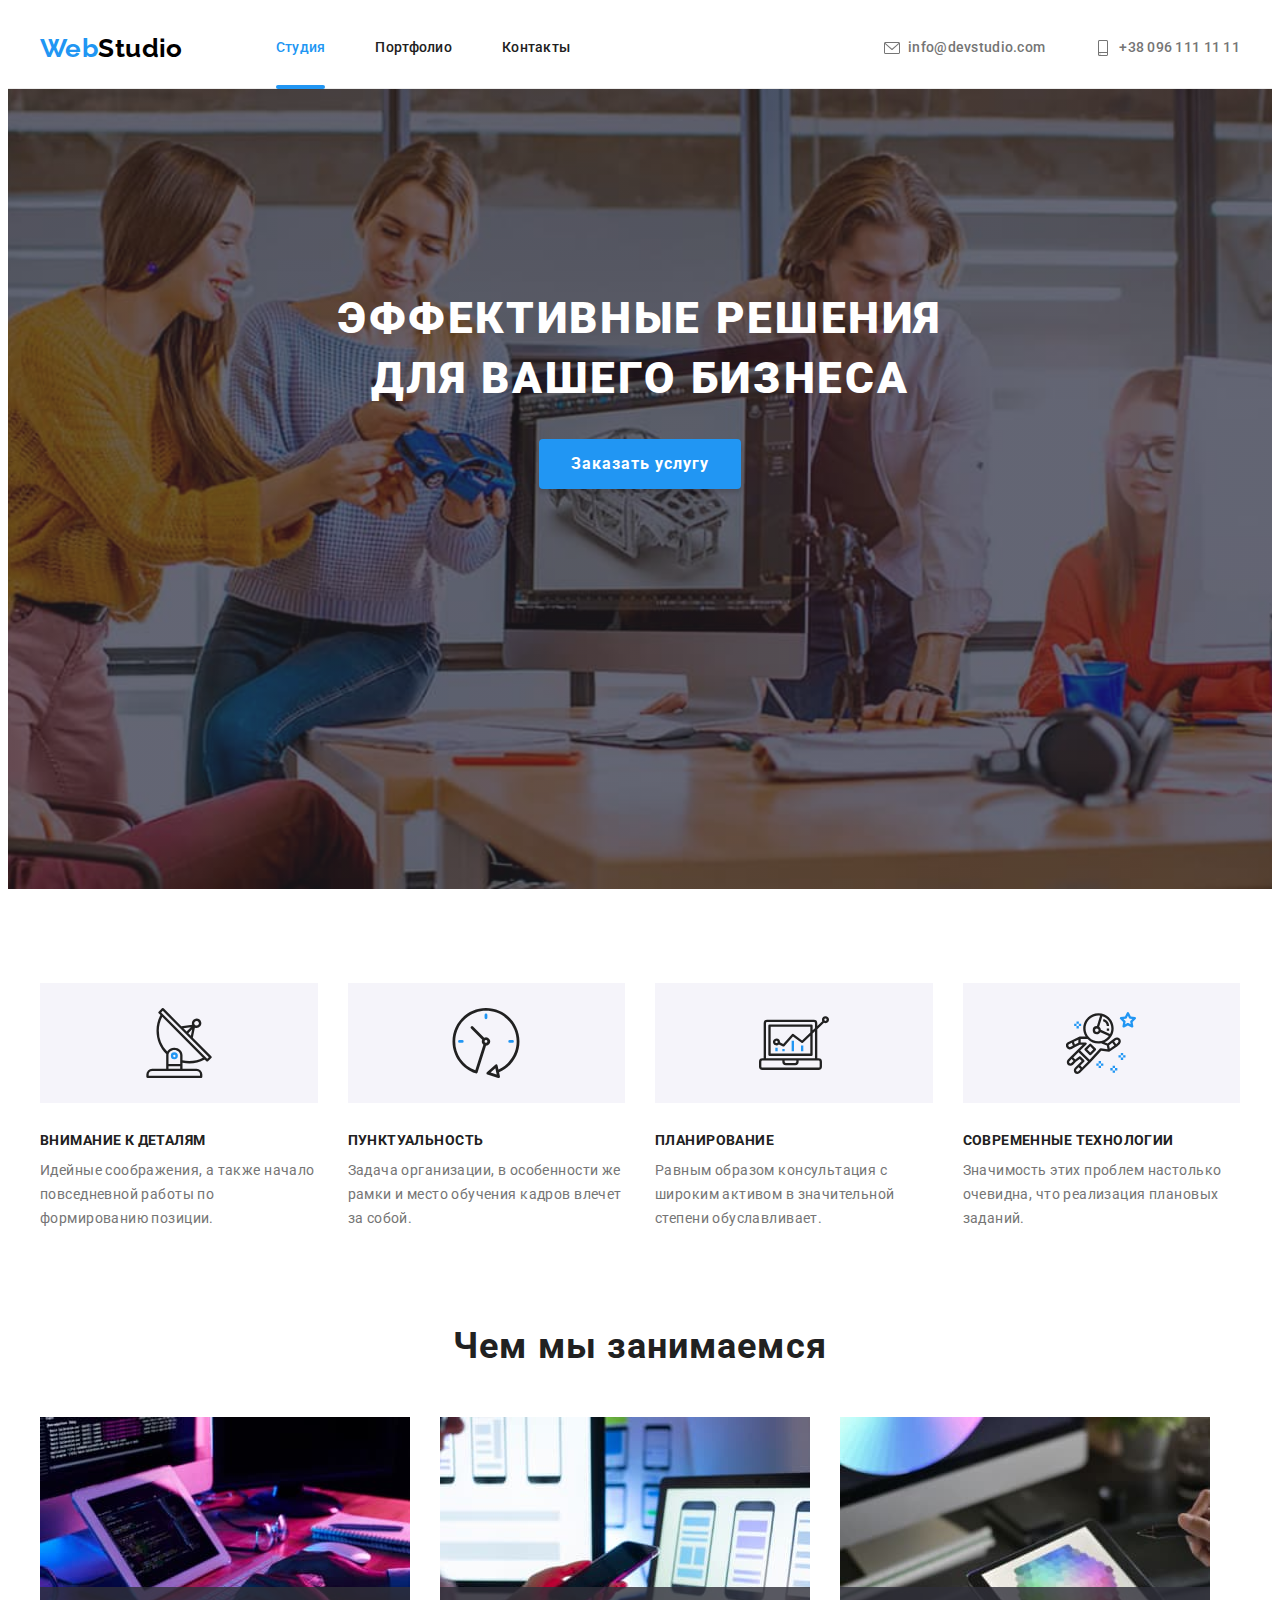
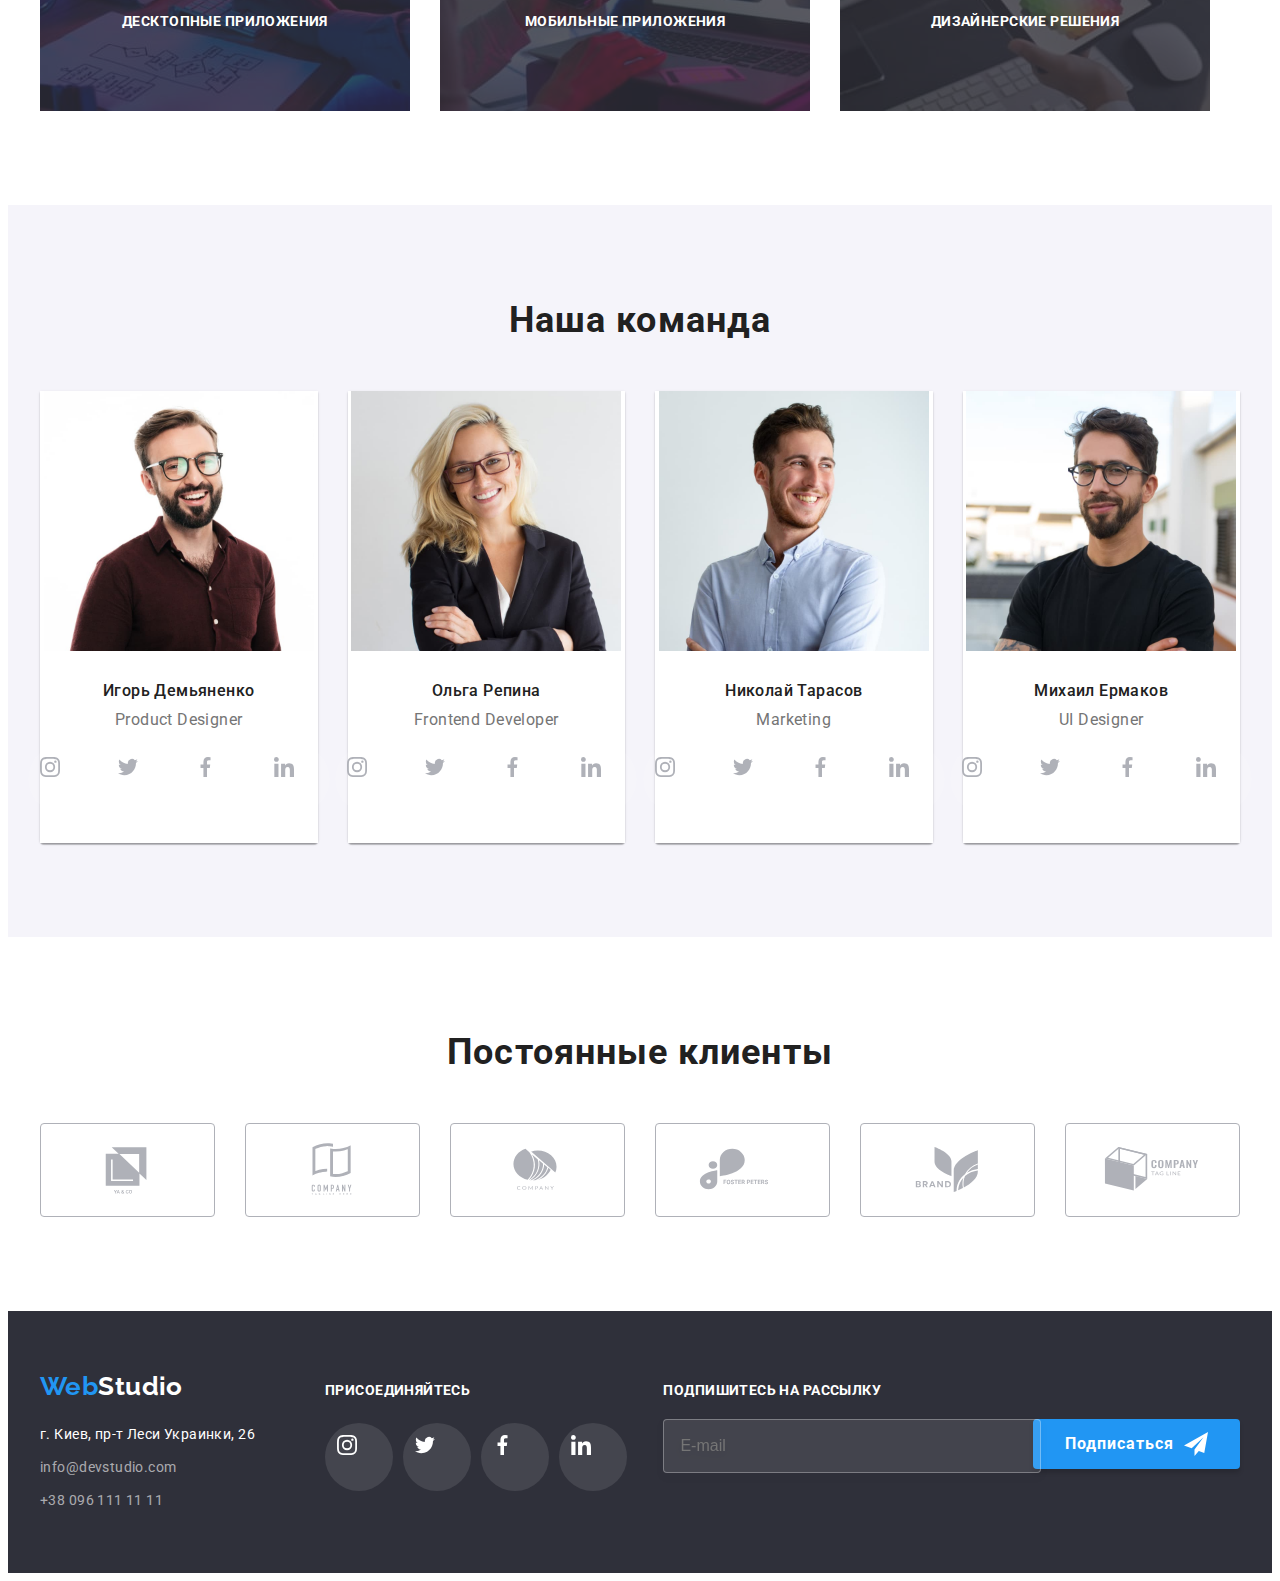
<file: index.html>
<!DOCTYPE html>
<html lang="ru">
  <head>
    <meta charset="UTF-8" />
    <meta http-equiv="X-UA-Compatible" content="IE=edge" />
    <meta name="viewport" content="width=device-width, initial-scale=1.0" />
    <title lang="an">Web Studio</title>
    <link
      href="https://fonts.googleapis.com/css2?family=Raleway:wght@700&family=Roboto:wght@400;500;700;900&display=swap"
      rel="stylesheet"
    />
    <link
      rel="stylesheet"
      href="https://cdnjs.cloudflare.com/ajax/libs/modern-normalize/1.1.0/modern-normalize.min.css"
      integrity="sha512-wpPYUAdjBVSE4KJnH1VR1HeZfpl1ub8YT/NKx4PuQ5NmX2tKuGu6U/JRp5y+Y8XG2tV+wKQpNHVUX03MfMFn9Q=="
      crossorigin="anonymous"
      referrerpolicy="no-referrer"
    />
    <link rel="stylesheet" href="./css/main.min.css" />
  </head>
  <body>
    <header class="page-header">
      <div class="container container--header">
        <nav class="nav">
          <a lang="en" href="" class="logo link"
            ><span class="logo__accent">Web</span>Studio</a
          >
          <button
            type="button"
            class="menu-button"
            aria-expanded="false"
            aria-controls="menu-nav"
            data-menu-button
          >
            <svg
              width="24"
              height="16"
              aria-label="переключатель мобильного меню"
            >
              <use
                class="menu-button__icon-close"
                href="./imges/sprite.svg#icon-close"
              ></use>
            </svg>
            <svg
              width="18.67"
              height="18.67"
              aria-label="переключатель мобильного меню"
            >
              <use
                class="menu-button__icon-menu"
                href="./imges/sprite.svg#icon-menu"
              ></use>
            </svg>
          </button>

          <div class="menu-nav" id="menu-nav" data-menu>
            <ul class="site-nav">
              <li class="site-nav__item">
                <a
                  href="./index.html"
                  class="site-nav__link site-nav__link--current"
                  >Студия</a
                >
              </li>
              <li class="site-nav__item">
                <a href="./portfolio.html" class="site-nav__link">Портфолио</a>
              </li>
              <li class="site-nav__item">
                <a href="" class="site-nav__link">Контакты</a>
              </li>
            </ul>
            <ul class="contacts">
              <li class="contacts__item">
                <a href="mailto:info@devstudio.com" class="contacts__link">
                  <svg class="contacts__icon" width="16" height="16">
                    <use href="./imges/sprite.svg#icon-envelope"></use>
                  </svg>
                  info@devstudio.com</a
                >
              </li>
              <li class="contacts__item">
                <a href="tel:+380961111111" class="contacts__link">
                  <svg class="contacts__icon" width="16" height="16">
                    <use href="./imges/sprite.svg#icon-smartphone"></use>
                  </svg>
                  +38 096 111 11 11</a
                >
              </li>
            </ul>
            <ul class="social-list">
              <li class="social-list__item">
                <a href="" class="social-list__link">Instagram</a>
              </li>
              <li class="social-list__item">
                <a href="" class="social-list__link">Twitter</a>
              </li>
              <li class="social-list__item">
                <a href="" class="social-list__link">Facebook</a>
              </li>
              <li class="social-list__item">
                <a href="" class="social-list__link">LinkedIn</a>
              </li>
            </ul>
          </div>
        </nav>
      </div>
    </header>
    <main>
      <section class="hero">
        <div class="container">
          <h1 class="hero__title">Эффективные решения для вашего бизнеса</h1>
          <button type="button" class="button" data-modal-open>
            Заказать услугу
          </button>
        </div>
      </section>
      <section class="section">
        <div class="container">
          <h2 class="visually-hidden">особенности</h2>

          <ul class="advantage-list">
            <li class="advantage-list__item">
              <div class="advantage-list__wrap">
                <svg class="advantage-list__icon" width="70" height="70">
                  <use href="./imges/sprite.svg#icon-antenna"></use>
                </svg>
              </div>
              <h3 class="advantage-list__title">Внимание к деталям</h3>
              <p class="advantage-list__text">
                Идейные соображения, а также начало повседневной работы по
                формированию позиции.
              </p>
            </li>
            <li class="advantage-list__item">
              <div class="advantage-list__wrap">
                <svg class="advantage-list__icon" width="70" height="70">
                  <use href="./imges/sprite.svg#icon-clock"></use>
                </svg>
              </div>
              <h3 class="advantage-list__title">Пунктуальность</h3>
              <p class="advantage-list__text">
                Задача организации, в особенности же рамки и место обучения
                кадров влечет за собой.
              </p>
            </li>
            <li class="advantage-list__item">
              <div class="advantage-list__wrap">
                <svg class="advantage-list__icon" width="70" height="70">
                  <use href="./imges/sprite.svg#icon-diagram"></use>
                </svg>
              </div>
              <h3 class="advantage-list__title">Планирование</h3>
              <p class="advantage-list__text">
                Равным образом консультация с широким активом в значительной
                степени обуславливает.
              </p>
            </li>
            <li class="advantage-list__item">
              <div class="advantage-list__wrap">
                <svg class="advantage-list__icon" width="70" height="70">
                  <use href="./imges/sprite.svg#icon-astronaut"></use>
                </svg>
              </div>
              <h3 class="advantage-list__title">Современные технологии</h3>
              <p class="advantage-list__text">
                Значимость этих проблем настолько очевидна, что реализация
                плановых заданий.
              </p>
            </li>
          </ul>
        </div>
      </section>
      <section class="section section--work">
        <div class="container">
          <h2 class="section__title">Чем мы занимаемся</h2>
          <ul class="work-list">
            <li class="work-list__item">
              <img
                srcset="./imges/desktop.jpg 1x, ./imges/2x/desktop@2x.jpg 2x"
                src="./imges/desktop.jpg"
                alt="десктопные приложения"
                width="370"
              />
              <h3 class="work-list__title">Десктопные приложения</h3>
            </li>
            <li class="work-list__item">
              <img
                srcset="./imges/mobile.jpg 1x, ./imges/2x/mobile@2x.jpg 2x"
                src="./imges/mobile.jpg"
                alt="Мобильные приложения"
                width="370"
              />
              <h3 class="work-list__title">Мобильные приложения</h3>
            </li>
            <li class="work-list__item">
              <img
                srcset="./imges/design.jpg 1x, ./imges/2x/design@2x.jpg 2x"
                src="./imges/design.jpg"
                alt="Дизайнерские решения"
                width="370"
              />
              <h3 class="work-list__title">Дизайнерские решения</h3>
            </li>
          </ul>
        </div>
      </section>
      <section class="section section--team">
        <div class="container">
          <h2 class="section__title">Наша команда</h2>
          <ul class="team-list">
            <li class="team-list__item">
              <img
                class="team-list__img"
                srcset="./imges/demyan.jpg 1x, ./imges/2x/demyan@2x.jpg 2x"
                src="./imges/demyan.jpg"
                alt="Игорь Демьяненко"
                width="270"
              />
              <div class="team-list__content">
                <h3 class="team-list__title">Игорь Демьяненко</h3>
                <p lang="en" class="team-list__text">Product Designer</p>
                <ul class="social-items">
                  <li class="social-items__item">
                    <a href="" class="social-items__link">
                      <svg class="social-items__icon" width="20" height="20">
                        <use href="./imges/sprite.svg#icon-instagram"></use>
                      </svg>
                    </a>
                  </li>
                  <li class="social-items__item">
                    <a href="" class="social-items__link">
                      <svg class="social-items__icon" width="20" height="20">
                        <use href="./imges/sprite.svg#icon-twitter"></use>
                      </svg>
                    </a>
                  </li>
                  <li class="social-items__item">
                    <a href="" class="social-items__link">
                      <svg class="social-items__icon" width="20" height="20">
                        <use href="./imges/sprite.svg#icon-facebook"></use>
                      </svg>
                    </a>
                  </li>
                  <li class="social-items__item">
                    <a href="" class="social-items__link">
                      <svg class="social-items__icon" width="20" height="20">
                        <use href="./imges/sprite.svg#icon-linkedin"></use>
                      </svg>
                    </a>
                  </li>
                </ul>
              </div>
            </li>
            <li class="team-list__item">
              <img
                class="team-list__img"
                srcset="./imges/rjepina.jpg 1x, ./imges/2x/rjepina@2x.jpg 2x"
                src="./imges/rjepina.jpg"
                alt="Ольга Репина"
                width="270"
              />
              <div class="team-list__content">
                <h3 class="team-list__title">Ольга Репина</h3>
                <p lang="en" class="team-list__text">Frontend Developer</p>
                <ul class="social-items">
                  <li class="social-items__item">
                    <a href="" class="social-items__link">
                      <svg class="social-items__icon" width="20" height="20">
                        <use href="./imges/sprite.svg#icon-instagram"></use>
                      </svg>
                    </a>
                  </li>
                  <li class="social-items__item">
                    <a href="" class="social-items__link">
                      <svg class="social-items__icon" width="20" height="20">
                        <use href="./imges/sprite.svg#icon-twitter"></use>
                      </svg>
                    </a>
                  </li>
                  <li class="social-items__item">
                    <a href="" class="social-items__link">
                      <svg class="social-items__icon" width="20" height="20">
                        <use href="./imges/sprite.svg#icon-facebook"></use>
                      </svg>
                    </a>
                  </li>
                  <li class="social-items__item">
                    <a href="" class="social-items__link">
                      <svg class="social-items__icon" width="20" height="20">
                        <use href="./imges/sprite.svg#icon-linkedin"></use>
                      </svg>
                    </a>
                  </li>
                </ul>
              </div>
            </li>
            <li class="team-list__item">
              <img
                class="team-list__img"
                srcset="./imges/tarasov.jpg 1x, ./imges/2x/tarasov@2x.jpg 2x"
                src="./imges/tarasov.jpg"
                alt="Николай Тарасов"
                width="270"
              />
              <div class="team-list__content">
                <h3 class="team-list__title">Николай Тарасов</h3>
                <p lang="en" class="team-list__text">Marketing</p>
                <ul class="social-items">
                  <li class="social-items__item">
                    <a href="" class="social-items__link">
                      <svg class="social-items__icon" width="20" height="20">
                        <use href="./imges/sprite.svg#icon-instagram"></use>
                      </svg>
                    </a>
                  </li>
                  <li class="social-items__item">
                    <a href="" class="social-items__link">
                      <svg class="social-items__icon" width="20" height="20">
                        <use href="./imges/sprite.svg#icon-twitter"></use>
                      </svg>
                    </a>
                  </li>
                  <li class="social-items__item">
                    <a href="" class="social-items__link">
                      <svg class="social-items__icon" width="20" height="20">
                        <use href="./imges/sprite.svg#icon-facebook"></use>
                      </svg>
                    </a>
                  </li>
                  <li class="social-items__item">
                    <a href="" class="social-items__link">
                      <svg class="social-items__icon" width="20" height="20">
                        <use href="./imges/sprite.svg#icon-linkedin"></use>
                      </svg>
                    </a>
                  </li>
                </ul>
              </div>
            </li>
            <li class="team-list__item">
              <img
                class="team-list__img"
                srcset="./imges/yermak.jpg 1x, ./imges/2x/yermak@2x.jpg 2x"
                src="./imges/yermak.jpg"
                alt="Михаил Ермаков"
                width="270"
              />
              <div class="team-list__content">
                <h3 class="team-list__title">Михаил Ермаков</h3>
                <p lang="en" class="team-list__text">UI Designer</p>
                <ul class="social-items">
                  <li class="social-items__item">
                    <a href="" class="social-items__link">
                      <svg class="social-items__icon" width="20" height="20">
                        <use href="./imges/sprite.svg#icon-instagram"></use>
                      </svg>
                    </a>
                  </li>
                  <li class="social-items__item">
                    <a href="" class="social-items__link">
                      <svg class="social-items__icon" width="20" height="20">
                        <use href="./imges/sprite.svg#icon-twitter"></use>
                      </svg>
                    </a>
                  </li>
                  <li class="social-items__item">
                    <a href="" class="social-items__link">
                      <svg class="social-items__icon" width="20" height="20">
                        <use href="./imges/sprite.svg#icon-facebook"></use>
                      </svg>
                    </a>
                  </li>
                  <li class="social-items__item">
                    <a href="" class="social-items__link">
                      <svg class="social-items__icon" width="20" height="20">
                        <use href="./imges/sprite.svg#icon-linkedin"></use>
                      </svg>
                    </a>
                  </li>
                </ul>
              </div>
            </li>
          </ul>
        </div>
      </section>
      <section class="section section--client">
        <h2 class="section__title">Постоянные клиенты</h2>
        <div class="container">
          <ul class="client-list">
            <li class="client-list__item">
              <a href="" class="client-list__link">
                <svg class="client-list__icon" width="106" height="60">
                  <use href="./imges/sprite.svg#icon-client1"></use>
                </svg>
              </a>
            </li>
            <li class="client-list__item">
              <a href="" class="client-list__link">
                <svg class="client-list__icon" width="106" height="60">
                  <use href="./imges/sprite.svg#icon-client2"></use>
                </svg>
              </a>
            </li>
            <li class="client-list__item">
              <a href="" class="client-list__link">
                <svg class="client-list__icon" width="106" height="60">
                  <use href="./imges/sprite.svg#icon-client3"></use>
                </svg>
              </a>
            </li>
            <li class="client-list__item">
              <a href="" class="client-list__link">
                <svg class="client-list__icon" width="106" height="60">
                  <use href="./imges/sprite.svg#icon-client4"></use>
                </svg>
              </a>
            </li>
            <li class="client-list__item">
              <a href="" class="client-list__link">
                <svg class="client-list__icon" width="106" height="60">
                  <use href="./imges/sprite.svg#icon-client5"></use>
                </svg>
              </a>
            </li>
            <li class="client-list__item">
              <a href="" class="client-list__link">
                <svg class="client-list__icon" width="106" height="60">
                  <use href="./imges/sprite.svg#icon-client6"></use>
                </svg>
              </a>
            </li>
          </ul>
        </div>
      </section>
    </main>
    <footer class="footer">
      <div class="container container--wrapper">
        <div class="wrapper-address">
          <a lang="en" href="" class="logo logo--footer"
            ><span class="logo__accent">Web</span>Studio</a
          >
          <address class="footer-address">
            <ul class="footer-list">
              <li class="footer-list__item">
                <p class="footer-list__text">г. Киев, пр-т Леси Украинки, 26</p>
              </li>
              <li class="footer-list__item">
                <a href="mailto:info@devstudio.com" class="footer-list__link"
                  >info@devstudio.com</a
                >
              </li>
              <li class="footer-list__item">
                <a href="tel:+380961111111" class="footer-list__link"
                  >+38 096 111 11 11</a
                >
              </li>
            </ul>
          </address>
        </div>
        <div class="footer-social">
          <b class="footer-social__text">присоединяйтесь</b>
          <ul class="social-items social-items--footer">
            <li class="social-items__item">
              <a href="" class="social-items__link">
                <svg
                  class="social-items__icon social-items__icon--footer"
                  width="20"
                  height="20"
                >
                  <use href="./imges/sprite.svg#icon-instagram"></use>
                </svg>
              </a>
            </li>
            <li class="social-items__item">
              <a href="" class="social-items__link">
                <svg
                  class="social-items__icon social-items__icon--footer"
                  width="20"
                  height="20"
                >
                  <use href="./imges/sprite.svg#icon-twitter"></use>
                </svg>
              </a>
            </li>
            <li class="social-items__item">
              <a href="" class="social-items__link">
                <svg
                  class="social-items__icon social-items__icon--footer"
                  width="20"
                  height="20"
                >
                  <use href="./imges/sprite.svg#icon-facebook"></use>
                </svg>
              </a>
            </li>
            <li class="social-items__item">
              <a href="" class="social-items__link">
                <svg
                  class="social-items__icon social-items__icon--footer"
                  width="20"
                  height="20"
                >
                  <use href="./imges/sprite.svg#icon-linkedin"></use>
                </svg>
              </a>
            </li>
          </ul>
        </div>
        <div class="subscription">
          <p class="subscription__text">Подпишитесь на рассылку</p>
          <form class="subscription-form">
            <div class="subscription-form__field">
              <input
                class="subscription-form__input"
                type="text"
                id="email"
                name="email"
                placeholder="E-mail"
              />
              <label class="subscription-form__label" for="email"></label>
            </div>
            <button class="button button--footer" type="submit">
              Подписаться
              <svg class="button__icon" width="24" height="24">
                <use href="./imges/sprite.svg#icon-send"></use>
              </svg>
            </button>
          </form>
        </div>
      </div>
    </footer>
    <div class="backdrop is-hidden" data-modal>
      <div class="modal">
        <button class="modal__button-close" data-modal-close>
          <svg class="modal__icon-close" width="18" height="18">
            <use href="./imges/sprite.svg#icon-close"></use>
          </svg>
        </button>
        <p class="modal__text">Оставьте свои данные, мы вам перезвоним</p>
        <form class="user-form">
          <ul class="form-list">
            <li class="form-list__field">
              <label class="form-list__label" for="name">Имя</label>
              <input
                class="form-list__input"
                type="text"
                name="name"
                id="name"
                placeholder=""
              />
              <svg class="form-list__icon" width="12" height="12">
                <use href="./imges/sprite.svg#icon-username"></use>
              </svg>
            </li>
            <li class="form-list__field">
              <label class="form-list__label" for="tel">Телефон</label>
              <input
                class="form-list__input"
                type="tel"
                name="tel"
                id="tel"
                placeholder=""
              />
              <svg class="form-list__icon" width="12" height="12">
                <use href="./imges/sprite.svg#icon-tel"></use>
              </svg>
            </li>
            <li class="form-list__field">
              <label class="form-list__label" for="mail">Почта</label>
              <input
                class="form-list__input"
                type="email"
                name="mail"
                id="mail"
                placeholder=""
              />
              <svg class="form-list__icon" width="12" height="12">
                <use href="./imges/sprite.svg#icon-email"></use>
              </svg>
            </li>
            <li class="form-list__field">
              <label class="form-list__label" for="comment">Комментарий</label>
              <textarea
                class="form-list__textarea"
                name="comment"
                id="comment"
                rows="10"
                placeholder="Введите текст"
              ></textarea>
            </li>
          </ul>
          <div class="form-checkbox">
            <label class="form-checkbox__label">
              <input
                class="form-checkbox__input"
                type="checkbox"
                name="accept"
              />
              <span class="form-checkbox__icon"></span>
              <span class="form-checkbox__text"
                >Соглашаюсь с рассылкой и принимаю</span
              >
              <a href="" class="form-checkbox__link">Условия договора</a>
            </label>
          </div>
          <button type="submit" class="button button--modal">Отправить</button>
        </form>
      </div>
    </div>
    <script src="./modal.js"></script>
    <script src="./menu.js"></script>
  </body>
</html>
</file>
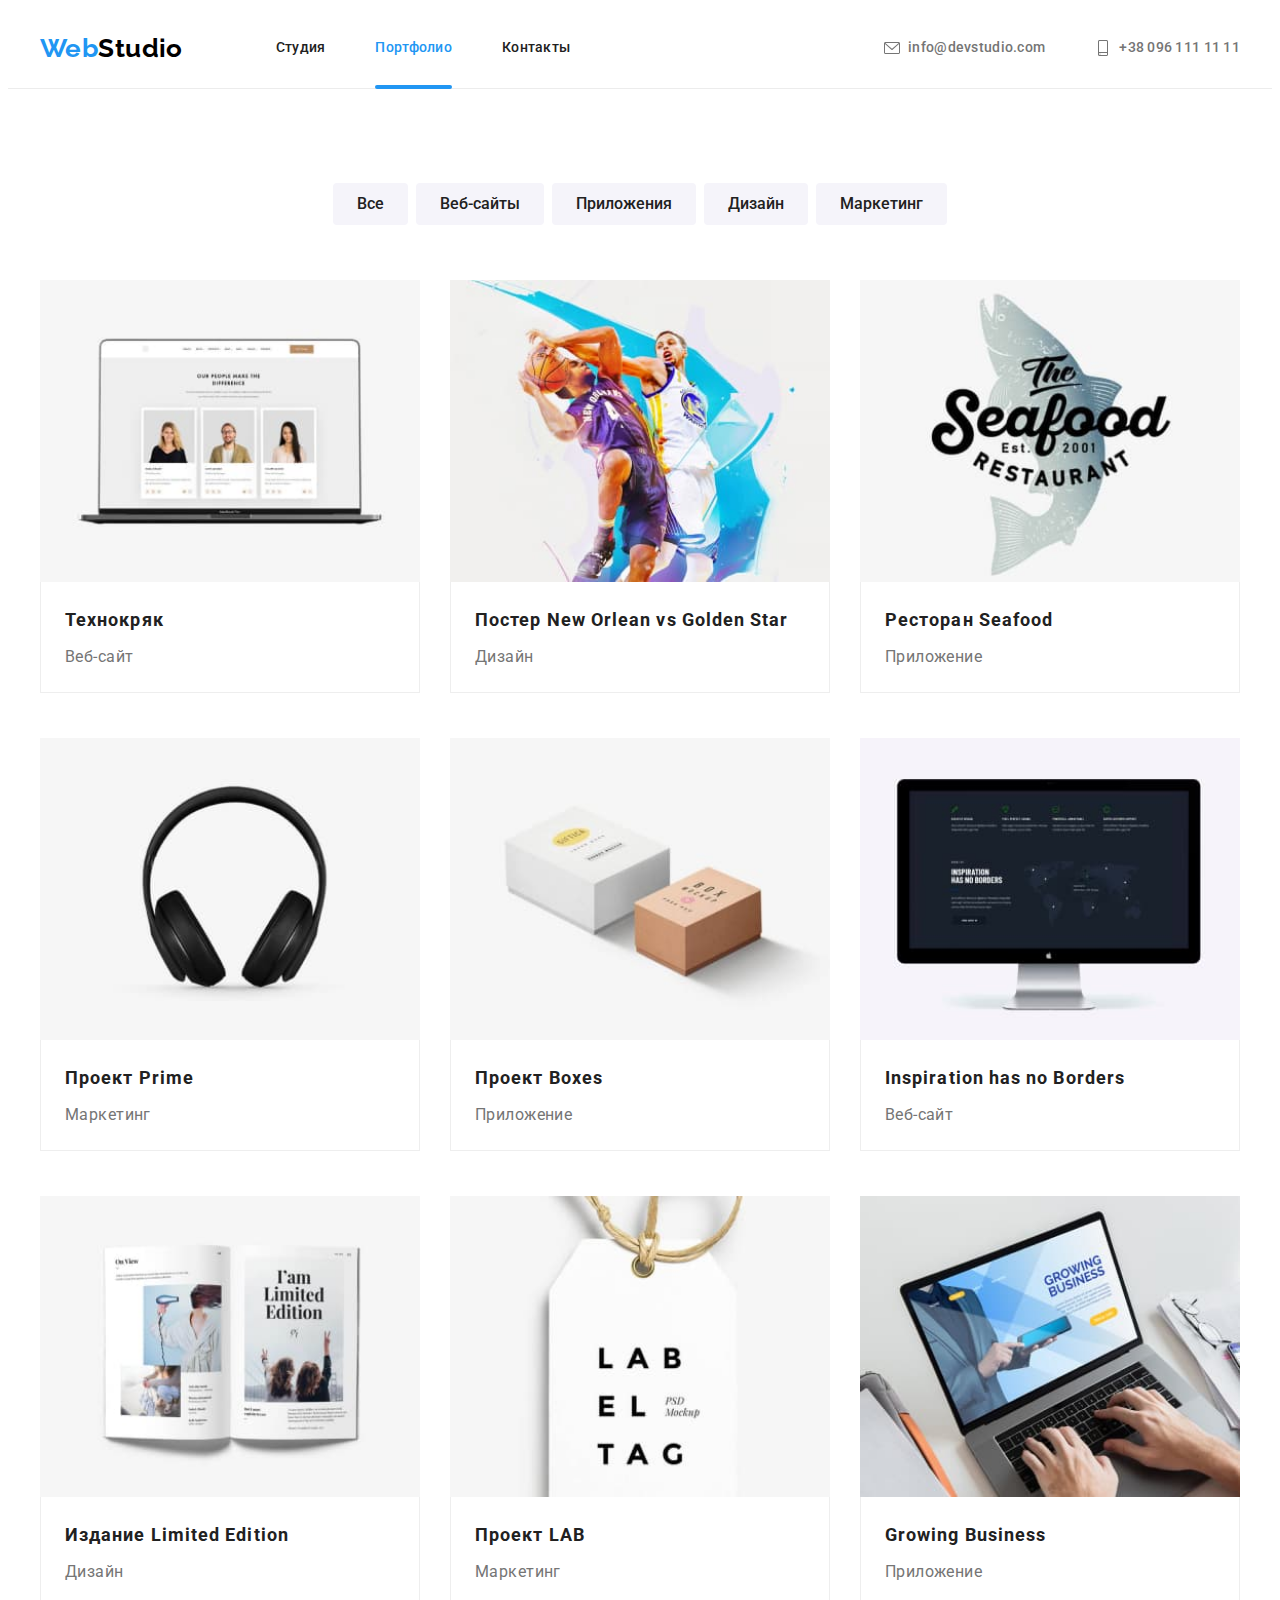
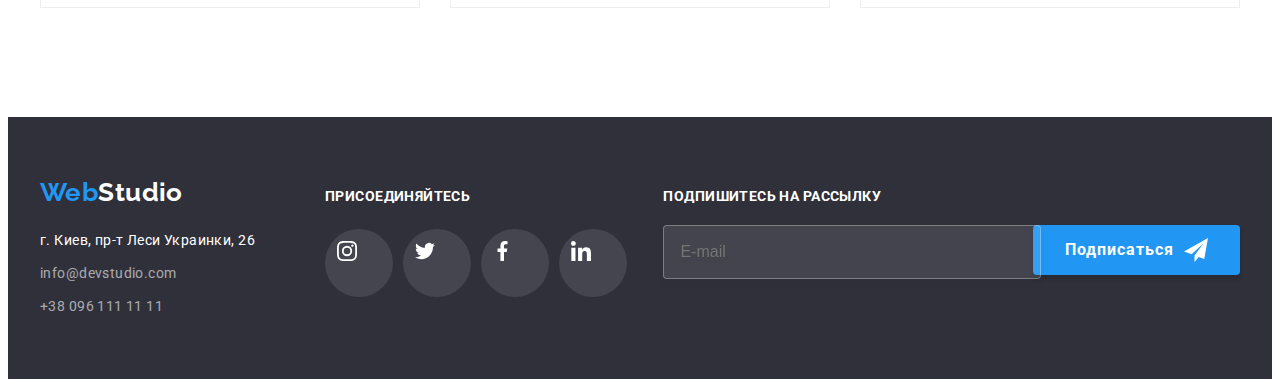
<file: portfolio.html>
<!DOCTYPE html>
<html lang="ru">
  <head>
    <meta charset="UTF-8" />
    <meta http-equiv="X-UA-Compatible" content="IE=edge" />
    <meta name="viewport" content="width=device-width, initial-scale=1.0" />
    <title lang="an">Portfolio</title>
    <link
      href="https://fonts.googleapis.com/css2?family=Raleway:wght@700&family=Roboto:wght@400;500;700;900&display=swap"
      rel="stylesheet"
    />
    <link
      rel="stylesheet"
      href="https://cdnjs.cloudflare.com/ajax/libs/modern-normalize/1.1.0/modern-normalize.min.css"
      integrity="sha512-wpPYUAdjBVSE4KJnH1VR1HeZfpl1ub8YT/NKx4PuQ5NmX2tKuGu6U/JRp5y+Y8XG2tV+wKQpNHVUX03MfMFn9Q=="
      crossorigin="anonymous"
      referrerpolicy="no-referrer"
    />
    <link rel="stylesheet" href="./css/main.min.css" />
  </head>
  <body>
    <header class="page-header">
      <div class="container container--header">
        <nav class="nav">
          <a lang="en" href="" class="logo link"
            ><span class="logo__accent">Web</span>Studio</a
          >
          <button
            type="button"
            class="menu-button"
            aria-expanded="false"
            aria-controls="menu-nav"
            data-menu-button
          >
            <svg
              width="24"
              height="16"
              aria-label="переключатель мобильного меню"
            >
              <use
                class="menu-button__icon-close"
                href="./imges/sprite.svg#icon-close"
              ></use>
              <use
                class="menu-button__icon-menu"
                href="./imges/sprite.svg#icon-menu"
              ></use>
            </svg>
          </button>

          <div class="menu-nav" id="menu-nav" data-menu>
            <ul class="site-nav">
              <li class="site-nav__item">
                <a href="./index.html" class="site-nav__link">Студия</a>
              </li>
              <li class="site-nav__item">
                <a
                  href="./portfolio.html"
                  class="site-nav__link site-nav__link--current"
                  >Портфолио</a
                >
              </li>
              <li class="site-nav__item">
                <a href="" class="site-nav__link">Контакты</a>
              </li>
            </ul>
            <ul class="contacts">
              <li class="contacts__item">
                <a href="mailto:info@devstudio.com" class="contacts__link">
                  <svg class="contacts__icon" width="16" height="16">
                    <use href="./imges/sprite.svg#icon-envelope"></use>
                  </svg>
                  info@devstudio.com</a
                >
              </li>
              <li class="contacts__item">
                <a href="tel:+380961111111" class="contacts__link">
                  <svg class="contacts__icon" width="16" height="16">
                    <use href="./imges/sprite.svg#icon-smartphone"></use>
                  </svg>
                  +38 096 111 11 11</a
                >
              </li>
            </ul>
            <ul class="social-list">
              <li class="social-list__item">
                <a href="" class="social-list__link">Instagram</a>
              </li>
              <li class="social-list__item">
                <a href="" class="social-list__link">Twitter</a>
              </li>
              <li class="social-list__item">
                <a href="" class="social-list__link">Facebook</a>
              </li>
              <li class="social-list__item">
                <a href="" class="social-list__link">LinkedIn</a>
              </li>
            </ul>
          </div>
        </nav>
      </div>
    </header>
    <main>
      <section class="section">
        <div class="container">
          <h1 class="visually-hidden">Портфолио</h1>
          <ul class="filter">
            <li class="filter__item">
              <button type="button" class="filter__button">Все</button>
            </li>
            <li class="filter__item">
              <button type="button" class="filter__button">Веб-сайты</button>
            </li>
            <li class="filter__item">
              <button type="button" class="filter__button">Приложения</button>
            </li>
            <li class="filter__item">
              <button type="button" class="filter__button">Дизайн</button>
            </li>
            <li class="filter__item">
              <button type="button" class="filter__button">Маркетинг</button>
            </li>
          </ul>
          <ul class="card-set">
            <li class="card-set__item">
              <a href="" class="card-set__link">
                <div class="card-thumb">
                  <picture>
                    <source
                      srcset="./imges/img1.jpg 1x, ./imges/2x/img1@2x.jpg 2x"
                    />
                    <img src="./imges/img1.jpg" alt="сайт технокряк" />
                  </picture>
                  <div class="card-thumb__overlay">
                    <p class="card-thumb__description">
                      Ресурс предлагает комплексные предложения с разным уровнем
                      функционала и сервисов. Все это позволит посетителю
                      получить исчерпывающие сведения о компании или частном
                      лице.
                    </p>
                  </div>
                </div>
                <div class="card-thumb__content">
                  <h2 class="card-thumb__heading">Технокряк</h2>
                  <p class="card-thumb__text">Веб-сайт</p>
                </div>
              </a>
            </li>
            <li class="card-set__item">
              <a href="" class="card-set__link">
                <div class="card-thumb">
                  <picture>
                    <source
                      srcset="./imges/img2.jpg 1x, ./imges/2x/img2@2x.jpg 2x"
                    />
                    <img src="./imges/img2.jpg" alt="постер баскетбол" />
                  </picture>
                  <div class="card-thumb__overlay">
                    <p class="card-thumb__description">
                      Ресурс предлагает комплексные предложения с разным уровнем
                      функционала и сервисов. Все это позволит посетителю
                      получить исчерпывающие сведения о компании или частном
                      лице.
                    </p>
                  </div>
                </div>
                <div class="card-thumb__content">
                  <h2 class="card-thumb__heading">
                    Постер New Orlean vs Golden Star
                  </h2>
                  <p class="card-thumb__text">Дизайн</p>
                </div>
              </a>
            </li>
            <li class="card-set__item">
              <a href="" class="card-set__link">
                <div class="card-thumb">
                  <picture>
                    <source
                      srcset="./imges/img3.jpg 1x, ./imges/2x/img3@2x.jpg 2x"
                    />
                    <img src="./imges/img3.jpg" alt="приложение ресторан" />
                  </picture>
                  <div class="card-thumb__overlay">
                    <p class="card-thumb__description">
                      Ресурс предлагает комплексные предложения с разным уровнем
                      функционала и сервисов. Все это позволит посетителю
                      получить исчерпывающие сведения о компании или частном
                      лице.
                    </p>
                  </div>
                </div>
                <div class="card-thumb__content">
                  <h2 class="card-thumb__heading">Ресторан Seafood</h2>
                  <p class="card-thumb__text">Приложение</p>
                </div>
              </a>
            </li>
            <li class="card-set__item">
              <a href="" class="card-set__link">
                <div class="card-thumb">
                  <picture>
                    <source
                      srcset="./imges/img4.jpg 1x, ./imges/2x/img4@2x.jpg 2x"
                    />
                    <img src="./imges/img4.jpg" alt="проект прайм" />
                  </picture>
                  <div class="card-thumb__overlay">
                    <p class="card-thumb__description">
                      Ресурс предлагает комплексные предложения с разным уровнем
                      функционала и сервисов. Все это позволит посетителю
                      получить исчерпывающие сведения о компании или частном
                      лице.
                    </p>
                  </div>
                </div>
                <div class="card-thumb__content">
                  <h2 class="card-thumb__heading">Проект Prime</h2>
                  <p class="card-thumb__text">Маркетинг</p>
                </div>
              </a>
            </li>
            <li class="card-set__item">
              <a href="" class="card-set__link">
                <div class="card-thumb">
                  <picture>
                    <source
                      srcset="./imges/img5.jpg 1x, ./imges/2x/img5@2x.jpg 2x"
                    />
                    <img src="./imges/img5.jpg" alt="проект упаковка" />
                  </picture>
                  <div class="card-thumb__overlay">
                    <p class="card-thumb__description">
                      Ресурс предлагает комплексные предложения с разным уровнем
                      функционала и сервисов. Все это позволит посетителю
                      получить исчерпывающие сведения о компании или частном
                      лице.
                    </p>
                  </div>
                </div>
                <div class="card-thumb__content">
                  <h2 class="card-thumb__heading">Проект Boxes</h2>
                  <p class="card-thumb__text">Приложение</p>
                </div>
              </a>
            </li>
            <li class="card-set__item">
              <a href="" class="card-set__link">
                <div class="card-thumb">
                  <picture>
                    <source
                      srcset="./imges/img6.jpg 1x, ./imges/2x/img6@2x.jpg 2x"
                    />
                    <img src="./imges/img6.jpg" alt="проект вдохновение" />
                  </picture>
                  <div class="card-thumb__overlay">
                    <p class="card-thumb__description">
                      Ресурс предлагает комплексные предложения с разным уровнем
                      функционала и сервисов. Все это позволит посетителю
                      получить исчерпывающие сведения о компании или частном
                      лице.
                    </p>
                  </div>
                </div>
                <div class="card-thumb__content">
                  <h2 class="card-thumb__heading">
                    Inspiration has no Borders
                  </h2>
                  <p class="card-thumb__text">Веб-сайт</p>
                </div>
              </a>
            </li>
            <li class="card-set__item">
              <a href="" class="card-set__link">
                <div class="card-thumb">
                  <picture>
                    <source
                      srcset="./imges/img7.jpg 1x, ./imges/2x/img7@2x.jpg 2x"
                    />
                    <img src="./imges/img7.jpg" alt="дизайн издания" />
                  </picture>
                  <div class="card-thumb__overlay">
                    <p class="card-thumb__description">
                      Ресурс предлагает комплексные предложения с разным уровнем
                      функционала и сервисов. Все это позволит посетителю
                      получить исчерпывающие сведения о компании или частном
                      лице.
                    </p>
                  </div>
                </div>
                <div class="card-thumb__content">
                  <h2 class="card-thumb__heading">Издание Limited Edition</h2>
                  <p class="card-thumb__text">Дизайн</p>
                </div>
              </a>
            </li>
            <li class="card-set__item">
              <a href="" class="card-set__link">
                <div class="card-thumb">
                  <picture>
                    <source
                      srcset="./imges/img8.jpg 1x, ./imges/2x/img8@2x.jpg 2x"
                    />
                    <img src="./imges/img8.jpg" alt="проект этикетка" />
                  </picture>
                  <div class="card-thumb__overlay">
                    <p class="card-thumb__description">
                      Ресурс предлагает комплексные предложения с разным уровнем
                      функционала и сервисов. Все это позволит посетителю
                      получить исчерпывающие сведения о компании или частном
                      лице.
                    </p>
                  </div>
                </div>
                <div class="card-thumb__content">
                  <h2 class="card-thumb__heading">Проект LAB</h2>
                  <p class="card-thumb__text">Маркетинг</p>
                </div>
              </a>
            </li>
            <li class="card-set__item">
              <a href="" class="card-set__link">
                <div class="card-thumb">
                  <picture>
                    <source
                      srcset="./imges/img9.jpg 1x, ./imges/2x/img9@2x.jpg 2x"
                    />
                    <img src="./imges/img9.jpg" alt="приложение для бизнеса" />
                  </picture>
                  <div class="card-thumb__overlay">
                    <p class="card-thumb__description">
                      Ресурс предлагает комплексные предложения с разным уровнем
                      функционала и сервисов. Все это позволит посетителю
                      получить исчерпывающие сведения о компании или частном
                      лице.
                    </p>
                  </div>
                </div>
                <div class="card-thumb__content">
                  <h2 class="card-thumb__heading">Growing Business</h2>
                  <p class="card-thumb__text">Приложение</p>
                </div>
              </a>
            </li>
          </ul>
        </div>
      </section>
    </main>
    <footer class="footer">
      <div class="container container--wrapper">
        <div class="wrapper-address">
          <a lang="en" href="" class="logo logo--footer"
            ><span class="logo__accent">Web</span>Studio</a
          >
          <address class="footer-address">
            <ul class="footer-list">
              <li class="footer-list__item">
                <p class="footer-list__text">г. Киев, пр-т Леси Украинки, 26</p>
              </li>
              <li class="footer-list__item">
                <a href="mailto:info@devstudio.com" class="footer-list__link"
                  >info@devstudio.com</a
                >
              </li>
              <li class="footer-list__item">
                <a href="tel:+380961111111" class="footer-list__link"
                  >+38 096 111 11 11</a
                >
              </li>
            </ul>
          </address>
        </div>
        <div class="footer-social">
          <b class="footer-social__text">присоединяйтесь</b>
          <ul class="social-items social-items--footer">
            <li class="social-items__item">
              <a href="" class="social-items__link">
                <svg
                  class="social-items__icon social-items__icon--footer"
                  width="20"
                  height="20"
                >
                  <use href="./imges/sprite.svg#icon-instagram"></use>
                </svg>
              </a>
            </li>
            <li class="social-items__item">
              <a href="" class="social-items__link">
                <svg
                  class="social-items__icon social-items__icon--footer"
                  width="20"
                  height="20"
                >
                  <use href="./imges/sprite.svg#icon-twitter"></use>
                </svg>
              </a>
            </li>
            <li class="social-items__item">
              <a href="" class="social-items__link">
                <svg
                  class="social-items__icon social-items__icon--footer"
                  width="20"
                  height="20"
                >
                  <use href="./imges/sprite.svg#icon-facebook"></use>
                </svg>
              </a>
            </li>
            <li class="social-items__item">
              <a href="" class="social-items__link">
                <svg
                  class="social-items__icon social-items__icon--footer"
                  width="20"
                  height="20"
                >
                  <use href="./imges/sprite.svg#icon-linkedin"></use>
                </svg>
              </a>
            </li>
          </ul>
        </div>
        <div class="subscription">
          <p class="subscription__text">Подпишитесь на рассылку</p>
          <form class="subscription-form">
            <div class="subscription-form__field">
              <input
                class="subscription-form__input"
                type="text"
                id="email"
                name="email"
                placeholder="E-mail"
              />
              <label class="subscription-form__label" for="email"></label>
            </div>
            <button class="button button--footer" type="submit">
              Подписаться
              <svg class="button__icon" width="24" height="24">
                <use href="./imges/sprite.svg#icon-send"></use>
              </svg>
            </button>
          </form>
        </div>
      </div>
    </footer>
    <script src="./menu.js"></script>
  </body>
</html>
</file>
<file: css/main.min.css>
body{background-color:#fff;color:#757575;font-family:Roboto, sans-serif;letter-spacing:0.03em;font-size:14px;line-height:1.71}.section{padding-top:60px;padding-bottom:60px}@media screen and (min-width: 1200px){.section{padding-top:94px;padding-bottom:94px}}.container{width:320px;padding-left:15px;padding-right:15px;margin-left:auto;margin-right:auto}@media screen and (min-width: 480px){.container{width:480px}}@media screen and (min-width: 768px){.container{width:768px}}@media screen and (min-width: 1200px){.container{width:1200px}}h1,h2,h3,h4,h5,h6{margin:0;padding:0}p{margin:0;padding:0}img{display:block;max-width:100%;height:auto}ul,ol{list-style:none;-webkit-padding-start:0;padding-inline-start:0;margin-top:0;margin-bottom:0}a{text-decoration:none}.visually-hidden{position:absolute;white-space:nowrap;width:1px;height:1px;overflow:hidden;border:0;padding:0;clip:rect(0 0 0 0);-webkit-clip-path:inset(50%);clip-path:inset(50%);margin:-1px}.page-header{position:relative;border-bottom:1px solid #ececec}.container--header{display:-webkit-box;display:-ms-flexbox;display:flex}.nav{display:-webkit-box;display:-ms-flexbox;display:flex;width:100%;-webkit-box-align:center;-ms-flex-align:center;align-items:center}.menu-button{display:-webkit-inline-box;display:-ms-inline-flexbox;display:inline-flex;-webkit-box-pack:center;-ms-flex-pack:center;justify-content:center;-webkit-box-align:center;-ms-flex-align:center;align-items:center;width:40px;height:40px;margin-left:auto;padding:0;border:none;background-color:transparent;z-index:3}.menu-button__icon-close{display:none}.is-open .menu-button__icon-close{display:block}.is-open .menu-button__icon-menu{display:none}.menu-button:hover .menu-button__icon-menu,.menu-button:focus .menu-button__icon-menu{fill:#2196f3}.menu-button:hover .menu-button__icon-close,.menu-button:focus .menu-button__icon-close{fill:#2196f3}@media screen and (min-width: 768px){.menu-button{display:none}}.menu-nav{background-color:#fff;z-index:2}.menu-nav.is-open{display:block}@media screen and (max-width: 767px){.menu-nav{display:none;position:absolute;top:0;left:0;width:100vw;padding:48px 40px}}@media screen and (min-width: 768px){.menu-nav{display:-webkit-box;display:-ms-flexbox;display:flex;-webkit-box-flex:1;-ms-flex-positive:1;flex-grow:1}}.logo{padding:16px 0;font-family:Raleway, sans-serif;font-weight:bold;font-size:24px;line-height:1.17;color:#000;-webkit-transition:color 250ms cubic-bezier(0.4, 0, 0.2, 1);transition:color 250ms cubic-bezier(0.4, 0, 0.2, 1)}@media screen and (min-width: 1200px){.logo{font-size:26px;line-height:1.19}}.logo:hover,.logo:focus{color:#2196f3}.logo__accent{color:#2196f3}@media screen and (max-width: 767px){.site-nav{margin-bottom:302px}}@media screen and (min-width: 1200px){.site-nav{margin-left:93px}}@media screen and (min-width: 768px){.site-nav__item+.site-nav__item{margin-left:50px}}@media screen and (min-width: 768px){.site-nav{display:-webkit-box;display:-ms-flexbox;display:flex}}@media screen and (min-width: 768px) and (max-width: 1200px){.site-nav{margin-left:auto;margin-right:auto}}@media screen and (max-width: 767px){.site-nav__item:not(:last-child){margin-bottom:32px}}.site-nav__link{color:#212121;font-weight:500;font-size:40px;line-height:1.17;letter-spacing:0.02em;-webkit-transition:color 250ms cubic-bezier(0.4, 0, 0.2, 1);transition:color 250ms cubic-bezier(0.4, 0, 0.2, 1)}@media screen and (min-width: 768px){.site-nav__link{display:block;padding:32px 0;font-size:14px;line-height:1.14}}.site-nav__link:hover,.site-nav__link:focus{color:#2196f3}.site-nav__link--current{position:relative;color:#2196f3}@media screen and (min-width: 768px){.site-nav__link--current::after{position:absolute;bottom:-1px;display:block;content:"";width:100%;height:4px;border-radius:2px;background-color:#2196f3}}.contacts{display:-webkit-box;display:-ms-flexbox;display:flex;-webkit-box-orient:vertical;-webkit-box-direction:reverse;-ms-flex-direction:column-reverse;flex-direction:column-reverse}@media screen and (max-width: 767px){.contacts{margin-bottom:64px}}@media screen and (min-width: 768px){.contacts{-webkit-box-orient:vertical;-webkit-box-direction:normal;-ms-flex-direction:column;flex-direction:column;-webkit-box-pack:center;-ms-flex-pack:center;justify-content:center}}@media screen and (min-width: 1200px){.contacts{-webkit-box-orient:horizontal;-webkit-box-direction:normal;-ms-flex-direction:row;flex-direction:row;-webkit-box-align:center;-ms-flex-align:center;align-items:center;margin-left:auto}}@media screen and (max-width: 767px){.contacts__icon{display:none}}@media screen and (min-width: 768px){.contacts__icon{margin-right:8px;fill:currentColor;-webkit-transition:fill 250ms cubic-bezier(0.4, 0, 0.2, 1);transition:fill 250ms cubic-bezier(0.4, 0, 0.2, 1)}}@media screen and (max-width: 767px){.contacts__item:not(:first-child){margin-bottom:32px}}@media screen and (min-width: 768px) and (max-width: 1200px){.contacts__item:not(:last-child){margin-bottom:10px}}@media screen and (min-width: 1200px){.contacts__item+.contacts__item{margin-left:50px}}.contacts__link{color:#757575;font-weight:500;font-size:24px;line-height:1.17;letter-spacing:0.02em;-webkit-transition:color 250ms cubic-bezier(0.4, 0, 0.2, 1);transition:color 250ms cubic-bezier(0.4, 0, 0.2, 1)}@media screen and (max-width: 767px){.contacts__link{-webkit-transition:font-size 250ms cubic-bezier(0.4, 0, 0.2, 1);transition:font-size 250ms cubic-bezier(0.4, 0, 0.2, 1)}}@media screen and (min-width: 768px){.contacts__link{font-size:12px;display:-webkit-box;display:-ms-flexbox;display:flex}}@media screen and (min-width: 1200px){.contacts__link{font-size:14px;line-height:1.14}}.contacts__link:hover,.contacts__link:focus{color:#2196f3}@media screen and (max-width: 767px){.contacts__link:hover,.contacts__link:focus{font-size:34px}}.contacts__link:hover .contacts__icon,.contacts__link:focus .contacts__icon{fill:#2196f3}.social-list{display:-webkit-box;display:-ms-flexbox;display:flex;-ms-flex-wrap:wrap;flex-wrap:wrap}.social-list__item+.social-list__item{margin-left:20px}.social-list__link{font-weight:500;font-size:18px;line-height:1.22;letter-spacing:0.02em;color:#2196f3}@media screen and (min-width: 768px){.social-list{display:none}}.hero{text-align:center;padding-top:200px;max-width:1600px;height:600px;margin-left:auto;margin-right:auto;background-image:-webkit-gradient(linear, left top, right top, from(rgba(47,48,58,0.4)), to(rgba(47,48,58,0.4))),url(../imges/header_img.jpg);background-image:linear-gradient(to right, rgba(47,48,58,0.4), rgba(47,48,58,0.4)),url(../imges/header_img.jpg);background-repeat:no-repeat;background-position:center;background-size:cover;background-color:rgba(255,255,255,0.1)}@media (min-device-pixel-ratio: 2), (-webkit-min-device-pixel-ratio: 2), (min-resolution: 192dpi), (min-resolution: 2dppx){.hero{background-image:url(../imges/2x/header_img@2x.jpg)}}@media screen and (min-width: 1200px){.hero{background-image:-webkit-gradient(linear, left top, right top, from(rgba(47,48,58,0.4)), to(rgba(47,48,58,0.4))),url(../imges/new_photo.jpg);background-image:linear-gradient(to right, rgba(47,48,58,0.4), rgba(47,48,58,0.4)),url(../imges/new_photo.jpg);background-repeat:no-repeat;background-position:center;background-size:cover;background-color:rgba(255,255,255,0.1)}}@media screen and (min-width: 1200px) and (min-device-pixel-ratio: 2), screen and (min-width: 1200px) and (-webkit-min-device-pixel-ratio: 2), screen and (min-width: 1200px) and (min-resolution: 192dpi), screen and (min-width: 1200px) and (min-resolution: 2dppx){.hero{background-image:url(../imges/2x/new_photo@2x.jpg)}}.hero__title{width:100%;margin:0 auto 30px auto;color:#fff;font-weight:900;font-size:26px;line-height:1.62;letter-spacing:0.06em;text-transform:uppercase}@media screen and (min-width: 480px){.hero__title{width:360px}}@media screen and (min-width: 1200px){.hero__title{width:696px;font-size:44px;line-height:1.36}}.button{display:inline-block;border-radius:4px;padding:10px 32px;min-width:200px;border:none;background-color:#2196f3;-webkit-box-shadow:0px 4px 4px rgba(0,0,0,0.15);box-shadow:0px 4px 4px rgba(0,0,0,0.15);color:#fff;font-family:inherit;font-weight:700;font-size:16px;line-height:1.87;-webkit-box-align:center;-ms-flex-align:center;align-items:center;text-align:center;letter-spacing:0.06em}.section__title{margin-bottom:30px;color:#212121;font-weight:700;font-size:28px;line-height:1.17;text-align:center;letter-spacing:0.03em}@media screen and (min-width: 1200px){.section__title{font-size:36px;margin-bottom:50px}}@media screen and (min-width: 768px){.advantage-list{display:-webkit-box;display:-ms-flexbox;display:flex;-ms-flex-wrap:wrap;flex-wrap:wrap;margin:-15px}}.advantage-list__item{width:100%}@media screen and (min-width: 768px){.advantage-list__item{width:calc((100% - 2 * 30px) / 2);margin:15px}}@media screen and (min-width: 1200px){.advantage-list__item{width:calc((100% - 4 * 30px) / 4);margin:15px}}@media screen and (max-width: 767px){.advantage-list__item:not(:last-child){margin-right:0;margin-bottom:30px}}.advantage-list__title{margin-bottom:10px;color:#212121;font-weight:700;font-size:14px;line-height:1.14;letter-spacing:0.03em;text-transform:uppercase}@media screen and (max-width: 767px){.advantage-list__title{text-align:center}}.advantage-list__wrap{display:-webkit-box;display:-ms-flexbox;display:flex;-webkit-box-pack:center;-ms-flex-pack:center;justify-content:center;-webkit-box-align:center;-ms-flex-align:center;align-items:center;width:100%;height:120px;background-color:#f5f4fa;margin-bottom:30px}@media screen and (min-width: 768px){.advantage-list__wrap{display:-webkit-box;display:-ms-flexbox;display:flex;-webkit-box-pack:center;-ms-flex-pack:center;justify-content:center;-webkit-box-align:center;-ms-flex-align:center;align-items:center;padding:0}}.section--work{padding-top:0}.work-list{display:-webkit-box;display:-ms-flexbox;display:flex;-ms-flex-wrap:wrap;flex-wrap:wrap}.work-list__item{position:relative}@media screen and (min-width: 768px){.work-list__item:not(:last-child){margin-right:30px}}.work-list__title{position:absolute;bottom:0;width:100%;height:70px;margin:0;padding:27px 0;font-family:"Roboto";font-weight:700;font-size:14px;line-height:1.14;text-align:center;letter-spacing:0.03em;text-transform:uppercase;color:#fff;background-color:rgba(47,48,58,0.8)}@media screen and (min-width: 320px) and (max-width: 1199px){.section--work{display:none}}.section--team{background-color:#f5f4fa}.team-list{display:-webkit-box;display:-ms-flexbox;display:flex;-ms-flex-wrap:wrap;flex-wrap:wrap}@media screen and (min-width: 768px){.team-list{margin:-15px}}.team-list__img{margin:auto}.team-list__item{-webkit-box-shadow:0px 1px 3px rgba(0,0,0,0.12),0px 1px 1px rgba(0,0,0,0.14),0px 2px 1px rgba(0,0,0,0.2);box-shadow:0px 1px 3px rgba(0,0,0,0.12),0px 1px 1px rgba(0,0,0,0.14),0px 2px 1px rgba(0,0,0,0.2);border-radius:0px 0px 4px 4px;background-color:#fff}@media screen and (min-width: 768px){.team-list__item{width:calc((100% - 2 * 30px) / 2);margin:15px}}@media screen and (min-width: 1200px){.team-list__item{width:calc((100% - 4 * 30px) / 4);margin:15px}}@media screen and (max-width: 767px){.team-list__item:not(:last-child){margin-bottom:30px}}.team-list__content{padding-top:30px;padding-bottom:30px;background-color:#fff}.team-list__title{margin-bottom:10px;color:#212121;font-weight:500;font-size:16px;line-height:1.19;text-align:center}.team-list__text{font-size:16px;line-height:1.19;text-align:center}.social-items{display:-webkit-box;display:-ms-flexbox;display:flex;-webkit-box-pack:center;-ms-flex-pack:center;justify-content:center;margin-top:16px}.social-items__link{display:block;width:44px;height:44px;padding:12px;border-radius:50%;background-color:#fff;-webkit-transition:background-color 250ms cubic-bezier(0.4, 0, 0.2, 1);transition:background-color 250ms cubic-bezier(0.4, 0, 0.2, 1)}.social-items__link:hover,.social-items__link:focus{background-color:#2196f3}.social-items__icon{fill:#afb1b8;-webkit-transition:fill 250ms cubic-bezier(0.4, 0, 0.2, 1);transition:fill 250ms cubic-bezier(0.4, 0, 0.2, 1)}.social-items__link:hover .social-items__icon,.social-items__link:focus .social-items__icon{fill:#fff}.social-items__item+.social-items__item{margin-left:10px}.client-list{display:-webkit-box;display:-ms-flexbox;display:flex;-ms-flex-wrap:wrap;flex-wrap:wrap;margin:-15px}.client-list__item{width:calc((100% - 2 * 30px) / 2);margin:15px}@media screen and (min-width: 768px){.client-list__item{width:calc((100% - 3 * 30px) / 3)}}@media screen and (min-width: 1200px){.client-list__item{width:calc((100% - 6 * 30px) / 6)}}.client-list__link{display:-webkit-box;display:-ms-flexbox;display:flex;-webkit-box-pack:center;-ms-flex-pack:center;justify-content:center;-webkit-box-align:center;-ms-flex-align:center;align-items:center;height:92px;border:1px solid #afb1b8;border-radius:4px;fill:#afb1b8;-webkit-transition:border-color 250ms cubic-bezier(0.4, 0, 0.2, 1);transition:border-color 250ms cubic-bezier(0.4, 0, 0.2, 1)}.client-list__link:hover,.client-list__link:focus{border:1px solid #2196f3}.client-list__icon{fill:#afb1b8;-webkit-transition:fill 250ms cubic-bezier(0.4, 0, 0.2, 1);transition:fill 250ms cubic-bezier(0.4, 0, 0.2, 1)}.client-list__link:hover .client-list__icon,.client-list__link:focus .client-list__icon{fill:#2196f3}.footer{padding-top:60px;padding-bottom:60px;background-color:#2f303a}.container--wrapper{text-align:center}@media screen and (min-width: 768px){.container--wrapper{display:-webkit-box;display:-ms-flexbox;display:flex;-ms-flex-wrap:wrap;flex-wrap:wrap}}@media screen and (min-width: 1200px){.container--wrapper{text-align:start;-webkit-box-align:baseline;-ms-flex-align:baseline;align-items:baseline}}.logo--footer{color:#fff}.logo--footer:hover,.logo--footer:focus{cursor:default;color:#fff}@media screen and (min-width: 768px) and (max-width: 1199px){.wrapper-address{margin:0 82.5px 0 67.5px}}@media screen and (max-width: 767px){.footer-list{margin-bottom:60px}}.footer-list__item{margin-bottom:9px}.footer-list__item:last-child{margin-bottom:0}.footer-address{margin-top:20px;color:#fff;font-style:normal}.footer-list__link{color:rgba(255,255,255,0.6);font-style:normal;-webkit-transition:color 250ms cubic-bezier(0.4, 0, 0.2, 1);transition:color 250ms cubic-bezier(0.4, 0, 0.2, 1)}.footer-list__link:hover,.footer-list__link:focus{color:#2196f3}@media screen and (max-width: 767px){.footer-social{margin-bottom:60px}}@media screen and (min-width: 768px) and (max-width: 1199px){.footer-social{margin:0 82.5px 0 67.5px}}@media screen and (min-width: 1200px){.footer-social{margin-left:70px}}.footer-social__text{font-family:Roboto;font-weight:bold;font-style:normal;font-size:14px;line-height:1.14;letter-spacing:0.03em;text-transform:uppercase;color:#fff}.social-items--footer{margin-top:20px}.social-items__icon--footer{fill:#fff}.social-items__link{display:block;width:44px;height:44px;padding:12px;border-radius:50%;background-color:rgba(255,255,255,0.1);-webkit-transition:background-color 250ms cubic-bezier(0.4, 0, 0.2, 1);transition:background-color 250ms cubic-bezier(0.4, 0, 0.2, 1)}.subscription{margin-left:auto}@media screen and (min-width: 768px) and (max-width: 1199px){.subscription{margin:60px auto 0 auto}}.subscription__text{font-weight:700;line-height:1.14;letter-spacing:0.03em;text-transform:uppercase;color:#ffffff}.subscription-form{display:block;margin-top:20px}@media screen and (min-width: 1200px){.subscription-form{display:-webkit-box;display:-ms-flexbox;display:flex}}.subscription-form__field{position:relative;margin-bottom:20px}@media screen and (min-width: 768px){.subscription-form__field{width:450px}}@media screen and (min-width: 1200px){.subscription-form__field{width:358px}}.subscription-form__input{width:100%;height:50px;padding-left:16px;font-weight:400;font-size:16px;line-height:1.25;color:#fff;background-color:rgba(255,255,255,0.1);border:1px solid rgba(255,255,255,0.3);-webkit-filter:drop-shadow(0px 4px 4px rgba(0,0,0,0.15));filter:drop-shadow(0px 4px 4px rgba(0,0,0,0.15));border-radius:4px}.subscription-form__label{position:absolute;top:15px;left:16px;display:-webkit-box;display:-ms-flexbox;display:flex;-webkit-box-orient:vertical;-webkit-box-direction:normal;-ms-flex-direction:column;flex-direction:column;font-weight:400;font-size:16px;line-height:1.25;color:rgba(255,255,255,0.6)}.button--footer{display:-webkit-box;display:-ms-flexbox;display:flex;-webkit-box-pack:center;-ms-flex-pack:center;justify-content:center;margin:0 auto}@media screen and (min-width: 1200px){.button--footer{margin-left:12px;height:50px}}.button__icon{margin-left:10px}.backdrop{position:fixed;top:0;left:0;width:100%;height:100%;padding:93px 15px 94px;background-color:rgba(0,0,0,0.2);overflow-y:scroll;z-index:3;-webkit-transition:opacity 250ms cubic-bezier(0.4, 0, 0.2, 1);transition:opacity 250ms cubic-bezier(0.4, 0, 0.2, 1)}.is-hidden{visibility:hidden;opacity:0;pointer-events:none}.modal{width:450px;padding:40px;margin:auto;-webkit-transform:scale(1);transform:scale(1);background-color:#fff;-webkit-box-shadow:0px 1px 3px rgba(0,0,0,0.12),0px 1px 1px rgba(0,0,0,0.14),0px 2px 1px rgba(0,0,0,0.2);box-shadow:0px 1px 3px rgba(0,0,0,0.12),0px 1px 1px rgba(0,0,0,0.14),0px 2px 1px rgba(0,0,0,0.2);border-radius:4px;-webkit-transition:scale 250ms cubic-bezier(0.4, 0, 0.2, 1);transition:scale 250ms cubic-bezier(0.4, 0, 0.2, 1)}@media screen and (min-width: 1200px){.modal{position:absolute;top:50%;left:50%;width:528px;-webkit-transform:translate(-50%, -50%) scale(1);transform:translate(-50%, -50%) scale(1);-webkit-transition:-webkit-transform 250ms cubic-bezier(0.4, 0, 0.2, 1);transition:-webkit-transform 250ms cubic-bezier(0.4, 0, 0.2, 1);transition:transform 250ms cubic-bezier(0.4, 0, 0.2, 1);transition:transform 250ms cubic-bezier(0.4, 0, 0.2, 1), -webkit-transform 250ms cubic-bezier(0.4, 0, 0.2, 1)}}.modal__button-close{position:absolute;top:8px;right:8px;display:block;width:30px;height:30px;margin-right:0;margin-left:auto;border-radius:50%;border:1px solid rgba(0,0,0,0.1);background-color:#fff;-webkit-transition:background-color 250ms cubic-bezier(0.4, 0, 0.2, 1);transition:background-color 250ms cubic-bezier(0.4, 0, 0.2, 1)}.modal__button-close:hover,.modal__button-close:focus{cursor:pointer;outline-color:rgba(0,0,0,0.1);background-color:#fff}.modal__icon-close{position:absolute;top:50%;left:50%;-webkit-transform:translate(-50%, -50%);transform:translate(-50%, -50%);-webkit-transition:fill 250ms cubic-bezier(0.4, 0, 0.2, 1);transition:fill 250ms cubic-bezier(0.4, 0, 0.2, 1)}.modal__button-close:hover .modal__icon-close,.modal__button-close:focus .modal__icon-close{fill:#2196f3}.modal__text{text-align:center;margin-top:0;margin-bottom:12px;font-weight:700;font-size:20px;line-height:1.15;color:#212121}.user-form{width:370px;margin-left:auto;margin-right:auto}@media screen and (min-width: 1200px){.user-form{width:448px}}.form-list__field{position:relative;display:-webkit-box;display:-ms-flexbox;display:flex;-webkit-box-orient:vertical;-webkit-box-direction:normal;-ms-flex-direction:column;flex-direction:column;margin-bottom:10px}.form-list__field:last-child{margin-bottom:20px}.form-list__input{width:100%;height:40px;padding-left:42px;border:1px solid rgba(33,33,33,0.2);border-radius:4px;-webkit-transition:border-color 250ms cubic-bezier(0.4, 0, 0.2, 1);transition:border-color 250ms cubic-bezier(0.4, 0, 0.2, 1)}.form-list__input:hover,.form-list__input:focus{border-color:#2196f3;outline-color:#2196f3;cursor:pointer}.form-list__icon{position:absolute;top:32px;left:15px;-webkit-transition:fill 250ms cubic-bezier(0.4, 0, 0.2, 1);transition:fill 250ms cubic-bezier(0.4, 0, 0.2, 1)}.form-list__input:hover+.form-list__icon,.form-list__input:focus+.form-list__icon{fill:#2196f3}.form-list__label{margin-bottom:4px;font-weight:400;font-size:12px;line-height:1.17;letter-spacing:0.01em}.form-list__textarea{width:100%;height:120px;padding:12px 16px;border:1px solid rgba(33,33,33,0.2);border-radius:4px;resize:none;font-weight:400;font-size:14px;line-height:1.14;letter-spacing:0.01em}.form-list__textarea:hover,.form-list__textarea:focus{border-color:#2196f3;outline-color:#2196f3}.form-list__textarea::-webkit-input-placeholder{font-weight:400;font-size:14px;line-height:1.14;letter-spacing:0.01em;color:rgba(117,117,117,0.5)}.form-list__textarea:-ms-input-placeholder{font-weight:400;font-size:14px;line-height:1.14;letter-spacing:0.01em;color:rgba(117,117,117,0.5)}.form-list__textarea::-ms-input-placeholder{font-weight:400;font-size:14px;line-height:1.14;letter-spacing:0.01em;color:rgba(117,117,117,0.5)}.form-list__textarea::placeholder{font-weight:400;font-size:14px;line-height:1.14;letter-spacing:0.01em;color:rgba(117,117,117,0.5)}.form-checkbox{display:-webkit-box;display:-ms-flexbox;display:flex;-webkit-box-pack:center;-ms-flex-pack:center;justify-content:center;margin-bottom:30px}.form-checkbox__label{display:-webkit-box;display:-ms-flexbox;display:flex;-webkit-box-align:center;-ms-flex-align:center;align-items:center}.form-checkbox__input{position:absolute;white-space:nowrap;width:1px;height:1px;overflow:hidden;border:0;padding:0;clip:rect(0 0 0 0);-webkit-clip-path:inset(50%);clip-path:inset(50%);margin:-1px}.form-checkbox__link{font-size:12px;font-weight:1.17;color:#2196f3;margin-left:4px}@media screen and (min-width: 1200px){.form-checkbox__link{font-size:14px;font-weight:1.71}}.form-checkbox__icon{display:inline-block;margin-right:7px;width:16px;height:15px;background-image:url(../imges/modal_svg/rectangle.svg)}.form-checkbox__input:checked+.form-checkbox__icon{background-image:url(../imges/modal_svg/vector.svg)}.form-checkbox__text{font-size:12px;font-weight:1.17}@media screen and (min-width: 1200px){.form-checkbox__text{font-size:14px;font-weight:1.71}}.button--modal{display:block;margin-left:auto;margin-right:auto;height:50px}.filter{display:-webkit-box;display:-ms-flexbox;display:flex;-ms-flex-wrap:wrap;flex-wrap:wrap;-webkit-box-pack:start;-ms-flex-pack:start;justify-content:flex-start;margin-bottom:40px}@media screen and (min-width: 768px){.filter{-webkit-box-pack:center;-ms-flex-pack:center;justify-content:center}}.filter__item+.filter__item{margin-left:8px}@media screen and (max-width: 767px){.filter__item:nth-child(4){margin-left:0}}.filter__item:nth-child(-n+3){margin-bottom:15px}.filter__button{display:inline-block;padding:6px 22px;color:#212121;background-color:#f5f4fa;border-color:transparent;border-radius:4px;cursor:pointer;font-family:inherit;font-weight:500;font-size:16px;line-height:1.62;-webkit-transition:color 250ms cubic-bezier(0.4, 0, 0.2, 1),background-color 250ms cubic-bezier(0.4, 0, 0.2, 1),-webkit-box-shadow 250ms cubic-bezier(0.4, 0, 0.2, 1);transition:color 250ms cubic-bezier(0.4, 0, 0.2, 1),background-color 250ms cubic-bezier(0.4, 0, 0.2, 1),-webkit-box-shadow 250ms cubic-bezier(0.4, 0, 0.2, 1);transition:color 250ms cubic-bezier(0.4, 0, 0.2, 1),background-color 250ms cubic-bezier(0.4, 0, 0.2, 1),box-shadow 250ms cubic-bezier(0.4, 0, 0.2, 1);transition:color 250ms cubic-bezier(0.4, 0, 0.2, 1),background-color 250ms cubic-bezier(0.4, 0, 0.2, 1),box-shadow 250ms cubic-bezier(0.4, 0, 0.2, 1),-webkit-box-shadow 250ms cubic-bezier(0.4, 0, 0.2, 1)}.filter__button:hover,.filter__button:focus{color:#fff;background-color:#2196f3;-webkit-box-shadow:0px 3px 1px rgba(0,0,0,0.1),0px 1px 2px rgba(0,0,0,0.08),0px 2px 2px rgba(0,0,0,0.12);box-shadow:0px 3px 1px rgba(0,0,0,0.1),0px 1px 2px rgba(0,0,0,0.08),0px 2px 2px rgba(0,0,0,0.12)}.card-set{display:block}@media screen and (min-width: 768px){.card-set{display:-webkit-box;display:-ms-flexbox;display:flex;-ms-flex-wrap:wrap;flex-wrap:wrap;margin:-15px}}.card-set__item{background:#ffffff;-webkit-transition:-webkit-box-shadow 250ms cubic-bezier(0.4, 0, 0.2, 1);transition:-webkit-box-shadow 250ms cubic-bezier(0.4, 0, 0.2, 1);transition:box-shadow 250ms cubic-bezier(0.4, 0, 0.2, 1);transition:box-shadow 250ms cubic-bezier(0.4, 0, 0.2, 1), -webkit-box-shadow 250ms cubic-bezier(0.4, 0, 0.2, 1)}@media screen and (min-width: 768px){.card-set__item{width:calc((100% - 2 * 30px) / 2);margin:15px}}@media screen and (min-width: 1200px){.card-set__item{width:calc((100% - 3 * 30px) / 3);margin:15px}}.card-set__item:not(:last-child){margin-bottom:30px}.card-set__link{display:block}.card-set__link:hover,.card-set__link:focus{cursor:pointer;-webkit-box-shadow:0px 1px 1px rgba(0,0,0,0.12),0px 4px 4px rgba(0,0,0,0.06),1px 4px 6px rgba(0,0,0,0.16);box-shadow:0px 1px 1px rgba(0,0,0,0.12),0px 4px 4px rgba(0,0,0,0.06),1px 4px 6px rgba(0,0,0,0.16)}.card-set__link:hover .card-thumb__overlay,.card-set__link:focus .card-thumb__overlay{-webkit-transform:translateY(0);transform:translateY(0)}.card-set__link:hover .card-thumb__description,.card-set__link:focus .card-thumb__description{opacity:1}.card-thumb{position:relative;overflow:hidden}.card-thumb img{width:100%}.card-thumb__overlay{position:absolute;top:0;left:0;-webkit-transform:translateY(110%);transform:translateY(110%);width:100%;height:100%;background-color:rgba(33,150,243,0.9);-webkit-transition:-webkit-transform 250ms cubic-bezier(0.4, 0, 0.2, 1);transition:-webkit-transform 250ms cubic-bezier(0.4, 0, 0.2, 1);transition:transform 250ms cubic-bezier(0.4, 0, 0.2, 1);transition:transform 250ms cubic-bezier(0.4, 0, 0.2, 1), -webkit-transform 250ms cubic-bezier(0.4, 0, 0.2, 1)}.card-thumb__description{position:absolute;top:50%;left:50%;-webkit-transform:translate(-50%, -50%);transform:translate(-50%, -50%);width:322px;height:168px;margin:0;font-family:"Roboto";font-weight:400;font-size:18px;line-height:1.56;color:#fff;opacity:0}.card-thumb__heading{margin-bottom:4px;font-weight:700;font-size:18px;line-height:2;letter-spacing:0.06em;color:#212121}.card-thumb__text{font-size:16px;line-height:1.87;color:#757575}.card-thumb__content{padding:20px 24px;border-left:1px solid #eee;border-right:1px solid #eee;border-bottom:1px solid #eee}
/*# sourceMappingURL=main.min.css.map */
</file>
